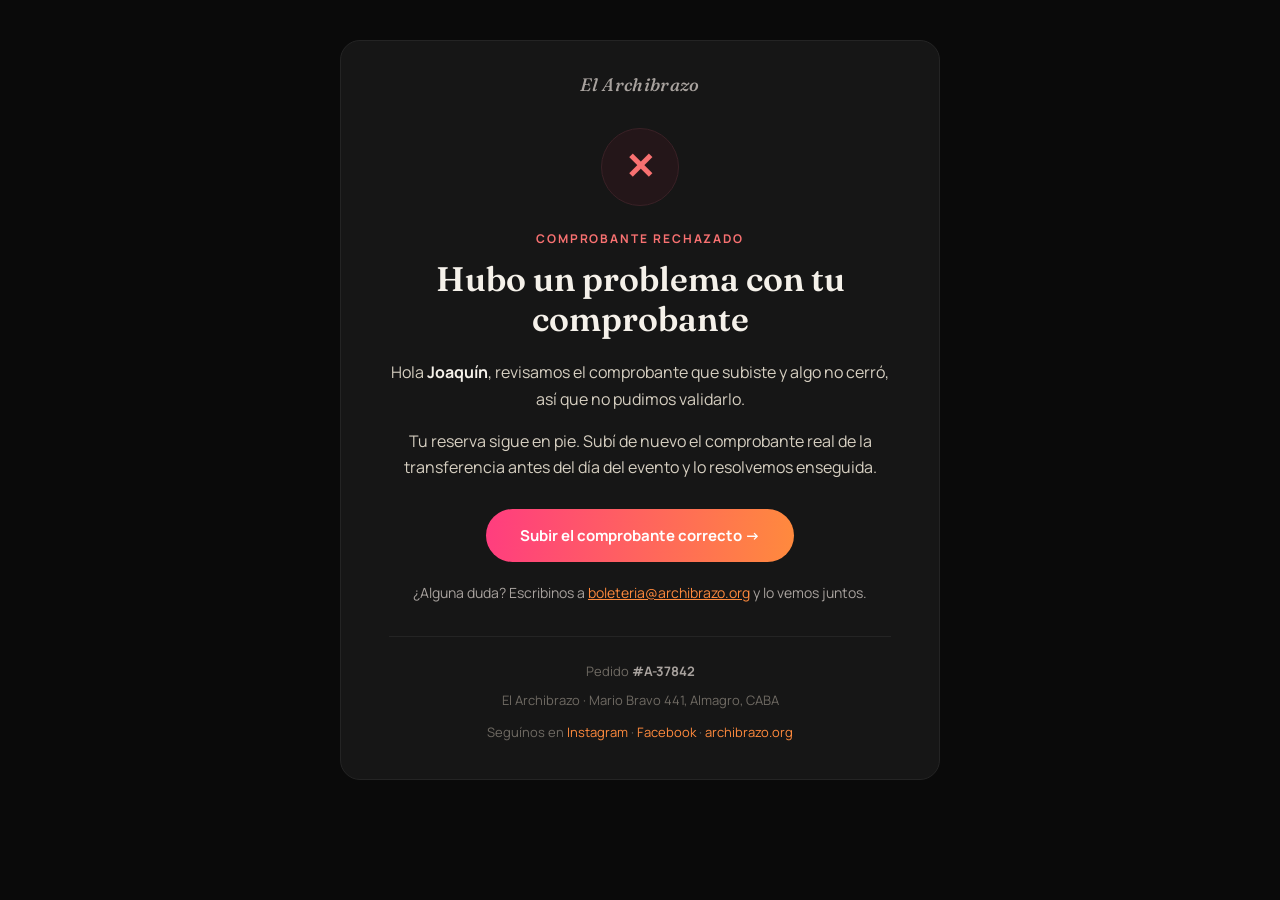
<file: emails/email-comprobante-rechazado.html>
<!DOCTYPE html>
<html lang="es" xmlns="http://www.w3.org/1999/xhtml">
<head>
<meta charset="utf-8">
<meta name="viewport" content="width=device-width, initial-scale=1">
<meta http-equiv="X-UA-Compatible" content="IE=edge">
<title>Comprobante rechazado - El Archibrazo</title>
<link rel="stylesheet" href="https://fonts.googleapis.com/css2?family=Fraunces:ital,opsz,wght@0,9..144,500;0,9..144,600;1,9..144,500&family=Manrope:wght@400;500;600;700&display=swap">
<style>
  body { margin:0; padding:0; background:#0a0a0a; -webkit-text-size-adjust:100%; }
  a { color:#ff8a3d; }
  @media (max-width:620px) {
    .card { width:100% !important; border-radius:0 !important; }
    .pad { padding-left:24px !important; padding-right:24px !important; }
    .h1 { font-size:30px !important; }
  }
</style>
</head>
<body style="margin:0; padding:0; background:#0a0a0a;">

<!-- preheader oculto -->
<div style="display:none; max-height:0; overflow:hidden; opacity:0; color:#0a0a0a;">Revisamos tu comprobante y no pudimos validarlo. Tu reserva sigue en pie.</div>

<table role="presentation" width="100%" cellpadding="0" cellspacing="0" border="0" bgcolor="#0a0a0a" style="background:#0a0a0a;">
<tr>
<td align="center" style="padding:40px 16px;">

  <table role="presentation" class="card" width="600" cellpadding="0" cellspacing="0" border="0" bgcolor="#161616" style="width:600px; max-width:600px; background:#161616; border:1px solid #242424; border-radius:20px; overflow:hidden;">

    <!-- wordmark -->
    <tr>
    <td class="pad" align="center" style="padding:32px 48px 0;">
      <div style="font-family:'Fraunces',Georgia,'Times New Roman',serif; font-style:italic; font-size:18px; font-weight:500; color:#a8a29e; letter-spacing:0.02em;">El Archibrazo</div>
    </td>
    </tr>

    <!-- icono -->
    <tr>
    <td class="pad" align="center" style="padding:32px 48px 0;">
      <table role="presentation" cellpadding="0" cellspacing="0" border="0">
      <tr>
      <td width="76" height="76" align="center" valign="middle" bgcolor="#241619" style="width:76px; height:76px; background:#241619; border:1px solid #3a2126; border-radius:999px; font-family:Arial,sans-serif; font-size:36px; line-height:36px; font-weight:700; color:#f87171;">&#10005;</td>
      </tr>
      </table>
    </td>
    </tr>

    <!-- eyebrow -->
    <tr>
    <td class="pad" align="center" style="padding:24px 48px 0;">
      <div style="font-family:'Manrope',Arial,sans-serif; font-size:12px; font-weight:700; letter-spacing:0.16em; text-transform:uppercase; color:#f87171;">Comprobante rechazado</div>
    </td>
    </tr>

    <!-- titulo -->
    <tr>
    <td class="pad" align="center" style="padding:12px 48px 0;">
      <h1 class="h1" style="margin:0; font-family:'Fraunces',Georgia,'Times New Roman',serif; font-size:34px; line-height:1.18; font-weight:600; color:#f5f1ea;">Hubo un problema con tu comprobante</h1>
    </td>
    </tr>

    <!-- cuerpo -->
    <tr>
    <td class="pad" align="center" style="padding:20px 48px 0;">
      <p style="margin:0; font-family:'Manrope',Arial,sans-serif; font-size:16px; line-height:1.65; color:#d6cfc1;">Hola <strong style="color:#f5f1ea;">Joaqu&iacute;n</strong>, revisamos el comprobante que subiste y algo no cerr&oacute;, as&iacute; que no pudimos validarlo.</p>
      <p style="margin:16px 0 0; font-family:'Manrope',Arial,sans-serif; font-size:16px; line-height:1.65; color:#d6cfc1;">Tu reserva sigue en pie. Sub&iacute; de nuevo el comprobante real de la transferencia antes del d&iacute;a del evento y lo resolvemos enseguida.</p>
    </td>
    </tr>

    <!-- CTA -->
    <tr>
    <td class="pad" align="center" style="padding:28px 48px 0;">
      <table role="presentation" cellpadding="0" cellspacing="0" border="0">
      <tr>
      <td align="center" bgcolor="#ff3d7f" style="border-radius:999px; background:#ff3d7f; background:linear-gradient(95deg,#ff3d7f,#ff8a3d);">
        <a href="#" style="display:inline-block; padding:16px 34px; font-family:'Manrope',Arial,sans-serif; font-size:15px; font-weight:700; color:#ffffff; text-decoration:none; border-radius:999px;">Subir el comprobante correcto &rarr;</a>
      </td>
      </tr>
      </table>
    </td>
    </tr>

    <!-- contacto -->
    <tr>
    <td class="pad" align="center" style="padding:20px 48px 0;">
      <p style="margin:0; font-family:'Manrope',Arial,sans-serif; font-size:14px; line-height:1.6; color:#a8a29e;">&iquest;Alguna duda? Escribinos a <a href="mailto:boleteria@archibrazo.org" style="color:#ff8a3d; text-decoration:underline;">boleteria@archibrazo.org</a> y lo vemos juntos.</p>
    </td>
    </tr>

    <!-- divider -->
    <tr>
    <td class="pad" style="padding:32px 48px 0;">
      <div style="height:1px; background:#242424; line-height:1px; font-size:0;">&nbsp;</div>
    </td>
    </tr>

    <!-- footer -->
    <tr>
    <td class="pad" align="center" style="padding:24px 48px 36px;">
      <p style="margin:0; font-family:'Manrope',Arial,sans-serif; font-size:13px; line-height:1.6; color:#6f6a63;">Pedido <strong style="color:#a8a29e;">#A-37842</strong></p>
      <p style="margin:8px 0 0; font-family:'Manrope',Arial,sans-serif; font-size:13px; line-height:1.6; color:#6f6a63;">El Archibrazo &middot; Mario Bravo 441, Almagro, CABA</p>
      <p style="margin:11px 0 0; font-family:'Manrope',Arial,sans-serif; font-size:13px; line-height:1.6; color:#6f6a63;">Segu&iacute;nos en <a href="https://instagram.com/archibrazo" style="color:#ff8a3d; text-decoration:none;">Instagram</a> &middot; <a href="https://facebook.com/archibrazo" style="color:#ff8a3d; text-decoration:none;">Facebook</a> &middot; <a href="https://www.archibrazo.org" style="color:#ff8a3d; text-decoration:none;">archibrazo.org</a></p>
    </td>
    </tr>

  </table>

</td>
</tr>
</table>

</body>
</html>
</file>
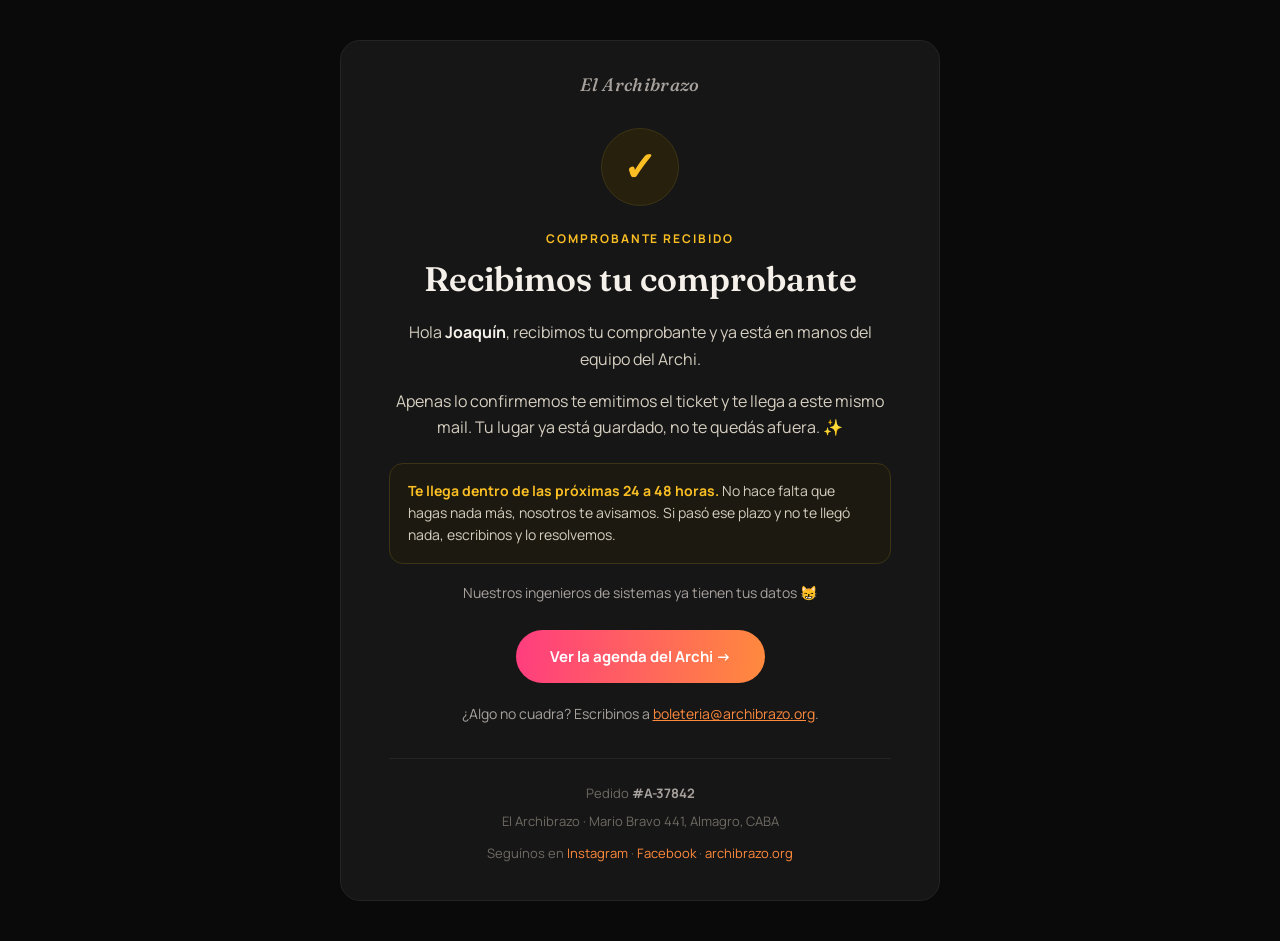
<file: emails/email-comprobante-recibido.html>
<!DOCTYPE html>
<html lang="es" xmlns="http://www.w3.org/1999/xhtml">
<head>
<meta charset="utf-8">
<meta name="viewport" content="width=device-width, initial-scale=1">
<meta http-equiv="X-UA-Compatible" content="IE=edge">
<title>Recibimos tu comprobante - El Archibrazo</title>
<link rel="stylesheet" href="https://fonts.googleapis.com/css2?family=Fraunces:ital,opsz,wght@0,9..144,500;0,9..144,600;1,9..144,500&family=Manrope:wght@400;500;600;700&display=swap">
<style>
  body { margin:0; padding:0; background:#0a0a0a; -webkit-text-size-adjust:100%; }
  a { color:#ff8a3d; }
  @media (max-width:620px) {
    .card { width:100% !important; border-radius:0 !important; }
    .pad { padding-left:24px !important; padding-right:24px !important; }
    .h1 { font-size:30px !important; }
  }
</style>
</head>
<body style="margin:0; padding:0; background:#0a0a0a;">

<div style="display:none; max-height:0; overflow:hidden; opacity:0; color:#0a0a0a;">Ya tenemos tu comprobante. Te mandamos el ticket dentro de las próximas 24 a 48 horas.</div>

<table role="presentation" width="100%" cellpadding="0" cellspacing="0" border="0" bgcolor="#0a0a0a" style="background:#0a0a0a;">
<tr>
<td align="center" style="padding:40px 16px;">

  <table role="presentation" class="card" width="600" cellpadding="0" cellspacing="0" border="0" bgcolor="#161616" style="width:600px; max-width:600px; background:#161616; border:1px solid #242424; border-radius:20px; overflow:hidden;">

    <tr>
    <td class="pad" align="center" style="padding:32px 48px 0;">
      <div style="font-family:'Fraunces',Georgia,'Times New Roman',serif; font-style:italic; font-size:18px; font-weight:500; color:#a8a29e; letter-spacing:0.02em;">El Archibrazo</div>
    </td>
    </tr>

    <tr>
    <td class="pad" align="center" style="padding:32px 48px 0;">
      <table role="presentation" cellpadding="0" cellspacing="0" border="0">
      <tr>
      <td width="76" height="76" align="center" valign="middle" bgcolor="#26200d" style="width:76px; height:76px; background:#26200d; border:1px solid #3d3415; border-radius:999px; font-family:Arial,sans-serif; font-size:40px; line-height:40px; font-weight:700; color:#fbbf24;">&#10003;</td>
      </tr>
      </table>
    </td>
    </tr>

    <tr>
    <td class="pad" align="center" style="padding:24px 48px 0;">
      <div style="font-family:'Manrope',Arial,sans-serif; font-size:12px; font-weight:700; letter-spacing:0.16em; text-transform:uppercase; color:#fbbf24;">Comprobante recibido</div>
    </td>
    </tr>

    <tr>
    <td class="pad" align="center" style="padding:12px 48px 0;">
      <h1 class="h1" style="margin:0; font-family:'Fraunces',Georgia,'Times New Roman',serif; font-size:34px; line-height:1.18; font-weight:600; color:#f5f1ea;">Recibimos tu comprobante</h1>
    </td>
    </tr>

    <tr>
    <td class="pad" align="center" style="padding:20px 48px 0;">
      <p style="margin:0; font-family:'Manrope',Arial,sans-serif; font-size:16px; line-height:1.65; color:#d6cfc1;">Hola <strong style="color:#f5f1ea;">Joaqu&iacute;n</strong>, recibimos tu comprobante y ya est&aacute; en manos del equipo del Archi.</p>
      <p style="margin:16px 0 0; font-family:'Manrope',Arial,sans-serif; font-size:16px; line-height:1.65; color:#d6cfc1;">Apenas lo confirmemos te emitimos el ticket y te llega a este mismo mail. Tu lugar ya est&aacute; guardado, no te qued&aacute;s afuera. &#10024;</p>
    </td>
    </tr>

    <tr>
    <td class="pad" style="padding:22px 48px 0;">
      <table role="presentation" width="100%" cellpadding="0" cellspacing="0" border="0" bgcolor="#1c1a10" style="background:#1c1a10; border:1px solid #3d3415; border-radius:14px;">
      <tr>
      <td style="padding:16px 18px; font-family:'Manrope',Arial,sans-serif; font-size:14px; line-height:1.6; color:#d6cfc1;">
        <strong style="color:#fbbf24;">Te llega dentro de las pr&oacute;ximas 24 a 48 horas.</strong> No hace falta que hagas nada m&aacute;s, nosotros te avisamos. Si pas&oacute; ese plazo y no te lleg&oacute; nada, escribinos y lo resolvemos.
      </td>
      </tr>
      </table>
    </td>
    </tr>

    <tr>
    <td class="pad" align="center" style="padding:18px 48px 0;">
      <p style="margin:0; font-family:'Manrope',Arial,sans-serif; font-size:14px; line-height:1.6; color:#a8a29e;">Nuestros ingenieros de sistemas ya tienen tus datos &#128568;</p>
    </td>
    </tr>

    <tr>
    <td class="pad" align="center" style="padding:26px 48px 0;">
      <table role="presentation" cellpadding="0" cellspacing="0" border="0">
      <tr>
      <td align="center" bgcolor="#ff3d7f" style="border-radius:999px; background:#ff3d7f; background:linear-gradient(95deg,#ff3d7f,#ff8a3d);">
        <a href="https://www.archibrazo.org/eventos/" style="display:inline-block; padding:16px 34px; font-family:'Manrope',Arial,sans-serif; font-size:15px; font-weight:700; color:#ffffff; text-decoration:none; border-radius:999px;">Ver la agenda del Archi &rarr;</a>
      </td>
      </tr>
      </table>
    </td>
    </tr>

    <tr>
    <td class="pad" align="center" style="padding:20px 48px 0;">
      <p style="margin:0; font-family:'Manrope',Arial,sans-serif; font-size:14px; line-height:1.6; color:#a8a29e;">&iquest;Algo no cuadra? Escribinos a <a href="mailto:boleteria@archibrazo.org" style="color:#ff8a3d; text-decoration:underline;">boleteria@archibrazo.org</a>.</p>
    </td>
    </tr>

    <tr>
    <td class="pad" style="padding:32px 48px 0;">
      <div style="height:1px; background:#242424; line-height:1px; font-size:0;">&nbsp;</div>
    </td>
    </tr>

    <tr>
    <td class="pad" align="center" style="padding:24px 48px 36px;">
      <p style="margin:0; font-family:'Manrope',Arial,sans-serif; font-size:13px; line-height:1.6; color:#6f6a63;">Pedido <strong style="color:#a8a29e;">#A-37842</strong></p>
      <p style="margin:8px 0 0; font-family:'Manrope',Arial,sans-serif; font-size:13px; line-height:1.6; color:#6f6a63;">El Archibrazo &middot; Mario Bravo 441, Almagro, CABA</p>
      <p style="margin:11px 0 0; font-family:'Manrope',Arial,sans-serif; font-size:13px; line-height:1.6; color:#6f6a63;">Segu&iacute;nos en <a href="https://instagram.com/archibrazo" style="color:#ff8a3d; text-decoration:none;">Instagram</a> &middot; <a href="https://facebook.com/archibrazo" style="color:#ff8a3d; text-decoration:none;">Facebook</a> &middot; <a href="https://www.archibrazo.org" style="color:#ff8a3d; text-decoration:none;">archibrazo.org</a></p>
    </td>
    </tr>

  </table>

</td>
</tr>
</table>

</body>
</html>
</file>
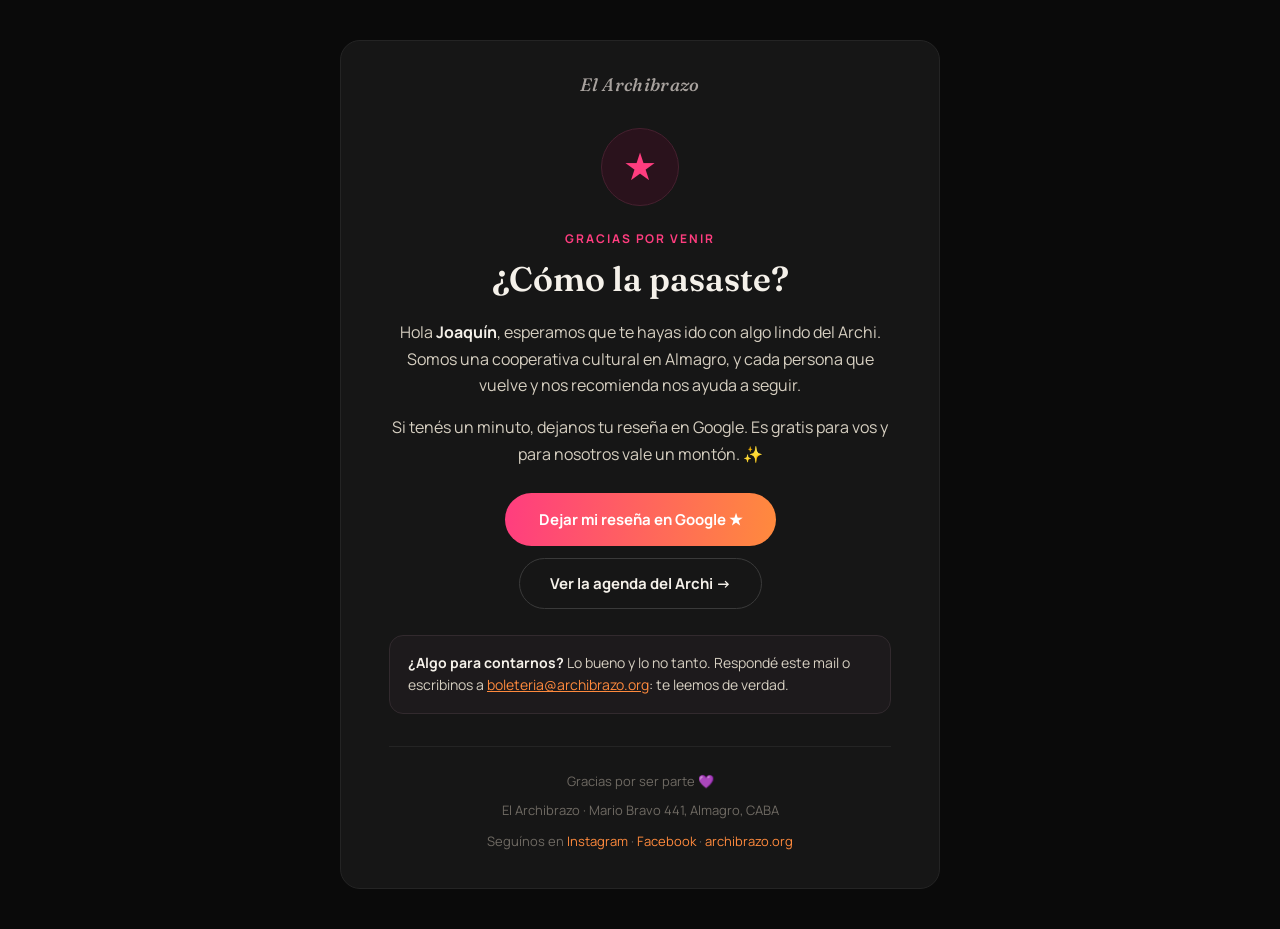
<file: emails/email-post-evento.html>
<!DOCTYPE html>
<html lang="es" xmlns="http://www.w3.org/1999/xhtml">
<head>
<meta charset="utf-8">
<meta name="viewport" content="width=device-width, initial-scale=1">
<meta http-equiv="X-UA-Compatible" content="IE=edge">
<title>¿Cómo la pasaste? - El Archibrazo</title>
<link rel="stylesheet" href="https://fonts.googleapis.com/css2?family=Fraunces:ital,opsz,wght@0,9..144,500;0,9..144,600;1,9..144,500&family=Manrope:wght@400;500;600;700&display=swap">
<style>
  body { margin:0; padding:0; background:#0a0a0a; -webkit-text-size-adjust:100%; }
  a { color:#ff8a3d; }
  @media (max-width:620px) {
    .card { width:100% !important; border-radius:0 !important; }
    .pad { padding-left:24px !important; padding-right:24px !important; }
    .h1 { font-size:30px !important; }
  }
</style>
</head>
<body style="margin:0; padding:0; background:#0a0a0a;">

<div style="display:none; max-height:0; overflow:hidden; opacity:0; color:#0a0a0a;">Gracias por venir al Archi. Si tenés un minuto, contanos cómo te fue.</div>

<table role="presentation" width="100%" cellpadding="0" cellspacing="0" border="0" bgcolor="#0a0a0a" style="background:#0a0a0a;">
<tr>
<td align="center" style="padding:40px 16px;">

  <table role="presentation" class="card" width="600" cellpadding="0" cellspacing="0" border="0" bgcolor="#161616" style="width:600px; max-width:600px; background:#161616; border:1px solid #242424; border-radius:20px; overflow:hidden;">

    <tr>
    <td class="pad" align="center" style="padding:32px 48px 0;">
      <div style="font-family:'Fraunces',Georgia,'Times New Roman',serif; font-style:italic; font-size:18px; font-weight:500; color:#a8a29e; letter-spacing:0.02em;">El Archibrazo</div>
    </td>
    </tr>

    <tr>
    <td class="pad" align="center" style="padding:32px 48px 0;">
      <table role="presentation" cellpadding="0" cellspacing="0" border="0">
      <tr>
      <td width="76" height="76" align="center" valign="middle" bgcolor="#2a121c" style="width:76px; height:76px; background:#2a121c; border:1px solid #46202f; border-radius:999px; font-family:Arial,sans-serif; font-size:38px; line-height:38px; color:#ff3d7f;">&#9733;</td>
      </tr>
      </table>
    </td>
    </tr>

    <tr>
    <td class="pad" align="center" style="padding:24px 48px 0;">
      <div style="font-family:'Manrope',Arial,sans-serif; font-size:12px; font-weight:700; letter-spacing:0.16em; text-transform:uppercase; color:#ff3d7f;">Gracias por venir</div>
    </td>
    </tr>

    <tr>
    <td class="pad" align="center" style="padding:12px 48px 0;">
      <h1 class="h1" style="margin:0; font-family:'Fraunces',Georgia,'Times New Roman',serif; font-size:34px; line-height:1.18; font-weight:600; color:#f5f1ea;">&iquest;C&oacute;mo la pasaste?</h1>
    </td>
    </tr>

    <tr>
    <td class="pad" align="center" style="padding:20px 48px 0;">
      <p style="margin:0; font-family:'Manrope',Arial,sans-serif; font-size:16px; line-height:1.65; color:#d6cfc1;">Hola <strong style="color:#f5f1ea;">Joaqu&iacute;n</strong>, esperamos que te hayas ido con algo lindo del Archi. Somos una cooperativa cultural en Almagro, y cada persona que vuelve y nos recomienda nos ayuda a seguir.</p>
      <p style="margin:16px 0 0; font-family:'Manrope',Arial,sans-serif; font-size:16px; line-height:1.65; color:#d6cfc1;">Si ten&eacute;s un minuto, dejanos tu rese&ntilde;a en Google. Es gratis para vos y para nosotros vale un mont&oacute;n. &#10024;</p>
    </td>
    </tr>

    <tr>
    <td class="pad" align="center" style="padding:26px 48px 0;">
      <table role="presentation" cellpadding="0" cellspacing="0" border="0">
      <tr>
      <td align="center" bgcolor="#ff3d7f" style="border-radius:999px; background:#ff3d7f; background:linear-gradient(95deg,#ff3d7f,#ff8a3d);">
        <a href="#" style="display:inline-block; padding:16px 34px; font-family:'Manrope',Arial,sans-serif; font-size:15px; font-weight:700; color:#ffffff; text-decoration:none; border-radius:999px;">Dejar mi rese&ntilde;a en Google &#9733;</a>
      </td>
      </tr>
      </table>
    </td>
    </tr>

    <tr>
    <td class="pad" align="center" style="padding:12px 48px 0;">
      <table role="presentation" cellpadding="0" cellspacing="0" border="0">
      <tr>
      <td align="center" style="border-radius:999px; border:1px solid #3a3a3a;">
        <a href="https://www.archibrazo.org/eventos/" style="display:inline-block; padding:14px 30px; font-family:'Manrope',Arial,sans-serif; font-size:15px; font-weight:700; color:#f5f1ea; text-decoration:none; border-radius:999px;">Ver la agenda del Archi &rarr;</a>
      </td>
      </tr>
      </table>
    </td>
    </tr>

    <tr>
    <td class="pad" style="padding:26px 48px 0;">
      <table role="presentation" width="100%" cellpadding="0" cellspacing="0" border="0" bgcolor="#1d1a1c" style="background:#1d1a1c; border:1px solid #322a2e; border-radius:14px;">
      <tr>
      <td style="padding:16px 18px; font-family:'Manrope',Arial,sans-serif; font-size:14px; line-height:1.6; color:#d6cfc1;">
        <strong style="color:#f5f1ea;">&iquest;Algo para contarnos?</strong> Lo bueno y lo no tanto. Respond&eacute; este mail o escribinos a <a href="mailto:boleteria@archibrazo.org" style="color:#ff8a3d; text-decoration:underline;">boleteria@archibrazo.org</a>: te leemos de verdad.
      </td>
      </tr>
      </table>
    </td>
    </tr>

    <tr>
    <td class="pad" style="padding:32px 48px 0;">
      <div style="height:1px; background:#242424; line-height:1px; font-size:0;">&nbsp;</div>
    </td>
    </tr>

    <tr>
    <td class="pad" align="center" style="padding:24px 48px 36px;">
      <p style="margin:0; font-family:'Manrope',Arial,sans-serif; font-size:13px; line-height:1.6; color:#6f6a63;">Gracias por ser parte &#128156;</p>
      <p style="margin:8px 0 0; font-family:'Manrope',Arial,sans-serif; font-size:13px; line-height:1.6; color:#6f6a63;">El Archibrazo &middot; Mario Bravo 441, Almagro, CABA</p>
      <p style="margin:11px 0 0; font-family:'Manrope',Arial,sans-serif; font-size:13px; line-height:1.6; color:#6f6a63;">Segu&iacute;nos en <a href="https://instagram.com/archibrazo" style="color:#ff8a3d; text-decoration:none;">Instagram</a> &middot; <a href="https://facebook.com/archibrazo" style="color:#ff8a3d; text-decoration:none;">Facebook</a> &middot; <a href="https://www.archibrazo.org" style="color:#ff8a3d; text-decoration:none;">archibrazo.org</a></p>
    </td>
    </tr>

  </table>

</td>
</tr>
</table>

</body>
</html>
</file>
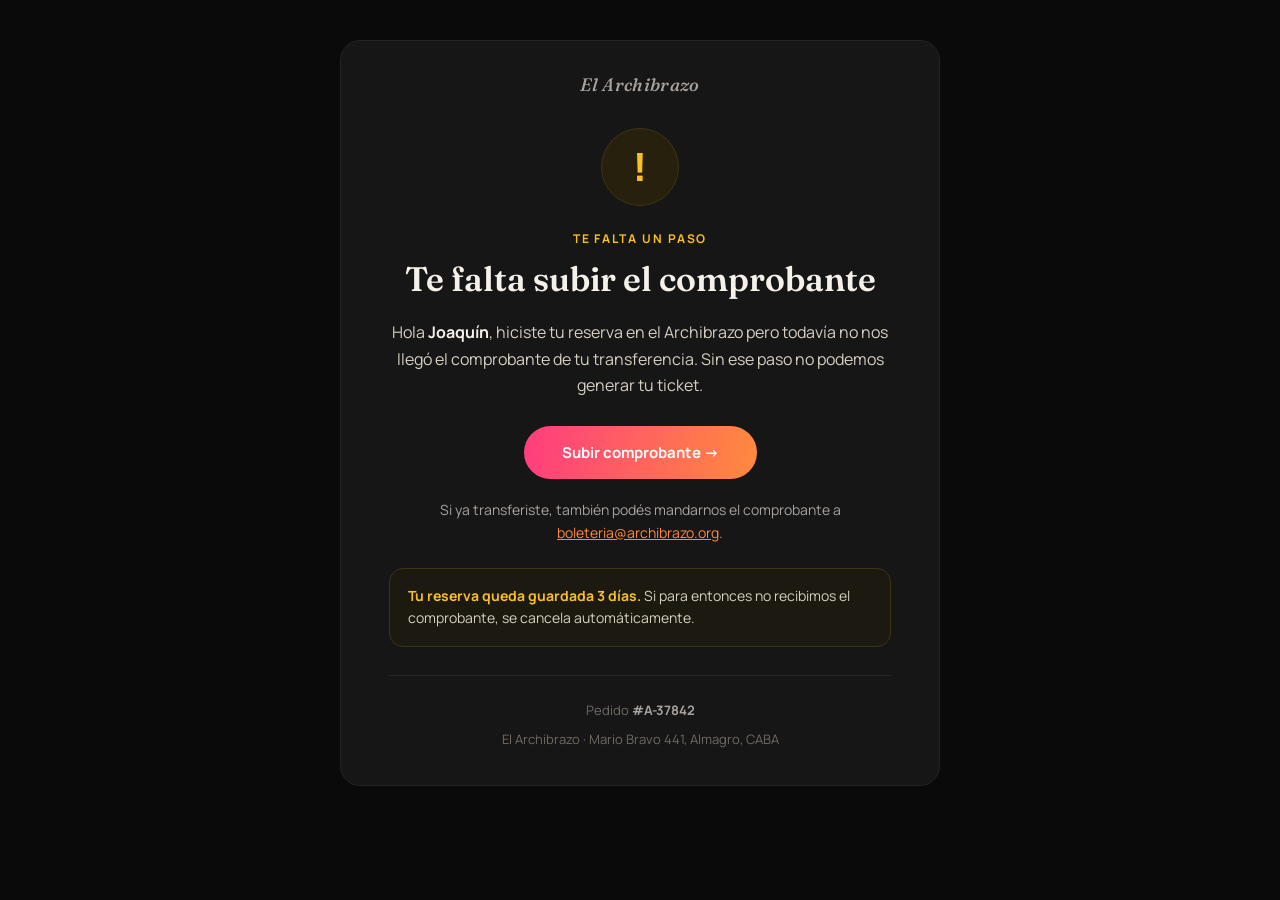
<file: emails/email-recordatorio-comprobante.html>
<!DOCTYPE html>
<html lang="es" xmlns="http://www.w3.org/1999/xhtml">
<head>
<meta charset="utf-8">
<meta name="viewport" content="width=device-width, initial-scale=1">
<meta http-equiv="X-UA-Compatible" content="IE=edge">
<title>Te falta subir el comprobante - El Archibrazo</title>
<link rel="stylesheet" href="https://fonts.googleapis.com/css2?family=Fraunces:ital,opsz,wght@0,9..144,500;0,9..144,600;1,9..144,500&family=Manrope:wght@400;500;600;700&display=swap">
<style>
  body { margin:0; padding:0; background:#0a0a0a; -webkit-text-size-adjust:100%; }
  a { color:#ff8a3d; }
  @media (max-width:620px) {
    .card { width:100% !important; border-radius:0 !important; }
    .pad { padding-left:24px !important; padding-right:24px !important; }
    .h1 { font-size:30px !important; }
  }
</style>
</head>
<body style="margin:0; padding:0; background:#0a0a0a;">

<!-- preheader oculto -->
<div style="display:none; max-height:0; overflow:hidden; opacity:0; color:#0a0a0a;">Tu reserva est&aacute; creada pero falta el comprobante de la transferencia.</div>

<table role="presentation" width="100%" cellpadding="0" cellspacing="0" border="0" bgcolor="#0a0a0a" style="background:#0a0a0a;">
<tr>
<td align="center" style="padding:40px 16px;">

  <table role="presentation" class="card" width="600" cellpadding="0" cellspacing="0" border="0" bgcolor="#161616" style="width:600px; max-width:600px; background:#161616; border:1px solid #242424; border-radius:20px; overflow:hidden;">

    <!-- wordmark -->
    <tr>
    <td class="pad" align="center" style="padding:32px 48px 0;">
      <div style="font-family:'Fraunces',Georgia,'Times New Roman',serif; font-style:italic; font-size:18px; font-weight:500; color:#a8a29e; letter-spacing:0.02em;">El Archibrazo</div>
    </td>
    </tr>

    <!-- icono -->
    <tr>
    <td class="pad" align="center" style="padding:32px 48px 0;">
      <table role="presentation" cellpadding="0" cellspacing="0" border="0">
      <tr>
      <td width="76" height="76" align="center" valign="middle" bgcolor="#26200d" style="width:76px; height:76px; background:#26200d; border:1px solid #3d3415; border-radius:999px; font-family:Arial,sans-serif; font-size:40px; line-height:40px; font-weight:700; color:#fbbf24;">&#33;</td>
      </tr>
      </table>
    </td>
    </tr>

    <!-- eyebrow -->
    <tr>
    <td class="pad" align="center" style="padding:24px 48px 0;">
      <div style="font-family:'Manrope',Arial,sans-serif; font-size:12px; font-weight:700; letter-spacing:0.16em; text-transform:uppercase; color:#fbbf24;">Te falta un paso</div>
    </td>
    </tr>

    <!-- titulo -->
    <tr>
    <td class="pad" align="center" style="padding:12px 48px 0;">
      <h1 class="h1" style="margin:0; font-family:'Fraunces',Georgia,'Times New Roman',serif; font-size:34px; line-height:1.18; font-weight:600; color:#f5f1ea;">Te falta subir el comprobante</h1>
    </td>
    </tr>

    <!-- cuerpo -->
    <tr>
    <td class="pad" align="center" style="padding:20px 48px 0;">
      <p style="margin:0; font-family:'Manrope',Arial,sans-serif; font-size:16px; line-height:1.65; color:#d6cfc1;">Hola <strong style="color:#f5f1ea;">Joaqu&iacute;n</strong>, hiciste tu reserva en el Archibrazo pero todav&iacute;a no nos lleg&oacute; el comprobante de tu transferencia. Sin ese paso no podemos generar tu ticket.</p>
    </td>
    </tr>

    <!-- CTA -->
    <tr>
    <td class="pad" align="center" style="padding:28px 48px 0;">
      <table role="presentation" cellpadding="0" cellspacing="0" border="0">
      <tr>
      <td align="center" bgcolor="#ff3d7f" style="border-radius:999px; background:#ff3d7f; background:linear-gradient(95deg,#ff3d7f,#ff8a3d);">
        <a href="#" style="display:inline-block; padding:16px 38px; font-family:'Manrope',Arial,sans-serif; font-size:15px; font-weight:700; color:#ffffff; text-decoration:none; border-radius:999px;">Subir comprobante &rarr;</a>
      </td>
      </tr>
      </table>
    </td>
    </tr>

    <!-- contacto -->
    <tr>
    <td class="pad" align="center" style="padding:20px 48px 0;">
      <p style="margin:0; font-family:'Manrope',Arial,sans-serif; font-size:14px; line-height:1.6; color:#a8a29e;">Si ya transferiste, tambi&eacute;n pod&eacute;s mandarnos el comprobante a <a href="mailto:boleteria@archibrazo.org" style="color:#ff8a3d; text-decoration:underline;">boleteria@archibrazo.org</a>.</p>
    </td>
    </tr>

    <!-- nota plazo -->
    <tr>
    <td class="pad" style="padding:24px 48px 0;">
      <table role="presentation" width="100%" cellpadding="0" cellspacing="0" border="0" bgcolor="#1c1a10" style="background:#1c1a10; border:1px solid #3d3415; border-radius:14px;">
      <tr>
      <td style="padding:16px 18px; font-family:'Manrope',Arial,sans-serif; font-size:14px; line-height:1.6; color:#d6cfc1;">
        <strong style="color:#fbbf24;">Tu reserva queda guardada 3 d&iacute;as.</strong> Si para entonces no recibimos el comprobante, se cancela autom&aacute;ticamente.
      </td>
      </tr>
      </table>
    </td>
    </tr>

    <!-- divider -->
    <tr>
    <td class="pad" style="padding:28px 48px 0;">
      <div style="height:1px; background:#242424; line-height:1px; font-size:0;">&nbsp;</div>
    </td>
    </tr>

    <!-- footer -->
    <tr>
    <td class="pad" align="center" style="padding:24px 48px 36px;">
      <p style="margin:0; font-family:'Manrope',Arial,sans-serif; font-size:13px; line-height:1.6; color:#6f6a63;">Pedido <strong style="color:#a8a29e;">#A-37842</strong></p>
      <p style="margin:8px 0 0; font-family:'Manrope',Arial,sans-serif; font-size:13px; line-height:1.6; color:#6f6a63;">El Archibrazo &middot; Mario Bravo 441, Almagro, CABA</p>
    </td>
    </tr>

  </table>

</td>
</tr>
</table>

</body>
</html>
</file>
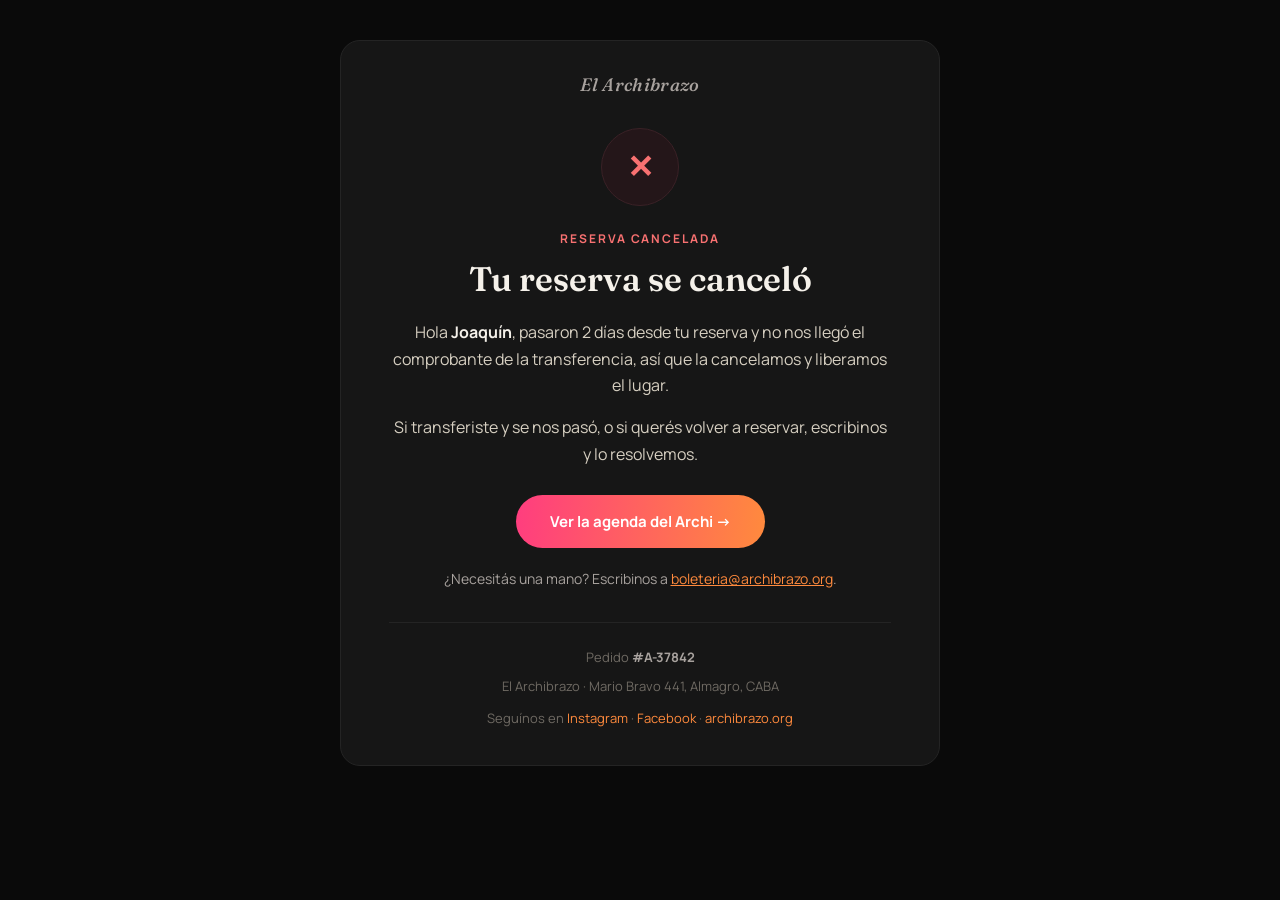
<file: emails/email-reserva-cancelada.html>
<!DOCTYPE html>
<html lang="es" xmlns="http://www.w3.org/1999/xhtml">
<head>
<meta charset="utf-8">
<meta name="viewport" content="width=device-width, initial-scale=1">
<meta http-equiv="X-UA-Compatible" content="IE=edge">
<title>Tu reserva se canceló - El Archibrazo</title>
<link rel="stylesheet" href="https://fonts.googleapis.com/css2?family=Fraunces:ital,opsz,wght@0,9..144,500;0,9..144,600;1,9..144,500&family=Manrope:wght@400;500;600;700&display=swap">
<style>
  body { margin:0; padding:0; background:#0a0a0a; -webkit-text-size-adjust:100%; }
  a { color:#ff8a3d; }
  @media (max-width:620px) {
    .card { width:100% !important; border-radius:0 !important; }
    .pad { padding-left:24px !important; padding-right:24px !important; }
    .h1 { font-size:30px !important; }
  }
</style>
</head>
<body style="margin:0; padding:0; background:#0a0a0a;">

<div style="display:none; max-height:0; overflow:hidden; opacity:0; color:#0a0a0a;">No recibimos el comprobante a tiempo, así que liberamos tu lugar. Podés volver a reservar.</div>

<table role="presentation" width="100%" cellpadding="0" cellspacing="0" border="0" bgcolor="#0a0a0a" style="background:#0a0a0a;">
<tr>
<td align="center" style="padding:40px 16px;">

  <table role="presentation" class="card" width="600" cellpadding="0" cellspacing="0" border="0" bgcolor="#161616" style="width:600px; max-width:600px; background:#161616; border:1px solid #242424; border-radius:20px; overflow:hidden;">

    <tr>
    <td class="pad" align="center" style="padding:32px 48px 0;">
      <div style="font-family:'Fraunces',Georgia,'Times New Roman',serif; font-style:italic; font-size:18px; font-weight:500; color:#a8a29e; letter-spacing:0.02em;">El Archibrazo</div>
    </td>
    </tr>

    <tr>
    <td class="pad" align="center" style="padding:32px 48px 0;">
      <table role="presentation" cellpadding="0" cellspacing="0" border="0">
      <tr>
      <td width="76" height="76" align="center" valign="middle" bgcolor="#241619" style="width:76px; height:76px; background:#241619; border:1px solid #3a2126; border-radius:999px; font-family:Arial,sans-serif; font-size:32px; line-height:32px; font-weight:700; color:#f87171;">&#10005;</td>
      </tr>
      </table>
    </td>
    </tr>

    <tr>
    <td class="pad" align="center" style="padding:24px 48px 0;">
      <div style="font-family:'Manrope',Arial,sans-serif; font-size:12px; font-weight:700; letter-spacing:0.16em; text-transform:uppercase; color:#f87171;">Reserva cancelada</div>
    </td>
    </tr>

    <tr>
    <td class="pad" align="center" style="padding:12px 48px 0;">
      <h1 class="h1" style="margin:0; font-family:'Fraunces',Georgia,'Times New Roman',serif; font-size:34px; line-height:1.18; font-weight:600; color:#f5f1ea;">Tu reserva se cancel&oacute;</h1>
    </td>
    </tr>

    <tr>
    <td class="pad" align="center" style="padding:20px 48px 0;">
      <p style="margin:0; font-family:'Manrope',Arial,sans-serif; font-size:16px; line-height:1.65; color:#d6cfc1;">Hola <strong style="color:#f5f1ea;">Joaqu&iacute;n</strong>, pasaron 2 d&iacute;as desde tu reserva y no nos lleg&oacute; el comprobante de la transferencia, as&iacute; que la cancelamos y liberamos el lugar.</p>
      <p style="margin:16px 0 0; font-family:'Manrope',Arial,sans-serif; font-size:16px; line-height:1.65; color:#d6cfc1;">Si transferiste y se nos pas&oacute;, o si quer&eacute;s volver a reservar, escribinos y lo resolvemos.</p>
    </td>
    </tr>

    <tr>
    <td class="pad" align="center" style="padding:28px 48px 0;">
      <table role="presentation" cellpadding="0" cellspacing="0" border="0">
      <tr>
      <td align="center" bgcolor="#ff3d7f" style="border-radius:999px; background:#ff3d7f; background:linear-gradient(95deg,#ff3d7f,#ff8a3d);">
        <a href="https://www.archibrazo.org/eventos/" style="display:inline-block; padding:16px 34px; font-family:'Manrope',Arial,sans-serif; font-size:15px; font-weight:700; color:#ffffff; text-decoration:none; border-radius:999px;">Ver la agenda del Archi &rarr;</a>
      </td>
      </tr>
      </table>
    </td>
    </tr>

    <tr>
    <td class="pad" align="center" style="padding:20px 48px 0;">
      <p style="margin:0; font-family:'Manrope',Arial,sans-serif; font-size:14px; line-height:1.6; color:#a8a29e;">&iquest;Necesit&aacute;s una mano? Escribinos a <a href="mailto:boleteria@archibrazo.org" style="color:#ff8a3d; text-decoration:underline;">boleteria@archibrazo.org</a>.</p>
    </td>
    </tr>

    <tr>
    <td class="pad" style="padding:32px 48px 0;">
      <div style="height:1px; background:#242424; line-height:1px; font-size:0;">&nbsp;</div>
    </td>
    </tr>

    <tr>
    <td class="pad" align="center" style="padding:24px 48px 36px;">
      <p style="margin:0; font-family:'Manrope',Arial,sans-serif; font-size:13px; line-height:1.6; color:#6f6a63;">Pedido <strong style="color:#a8a29e;">#A-37842</strong></p>
      <p style="margin:8px 0 0; font-family:'Manrope',Arial,sans-serif; font-size:13px; line-height:1.6; color:#6f6a63;">El Archibrazo &middot; Mario Bravo 441, Almagro, CABA</p>
      <p style="margin:11px 0 0; font-family:'Manrope',Arial,sans-serif; font-size:13px; line-height:1.6; color:#6f6a63;">Segu&iacute;nos en <a href="https://instagram.com/archibrazo" style="color:#ff8a3d; text-decoration:none;">Instagram</a> &middot; <a href="https://facebook.com/archibrazo" style="color:#ff8a3d; text-decoration:none;">Facebook</a> &middot; <a href="https://www.archibrazo.org" style="color:#ff8a3d; text-decoration:none;">archibrazo.org</a></p>
    </td>
    </tr>

  </table>

</td>
</tr>
</table>

</body>
</html>
</file>
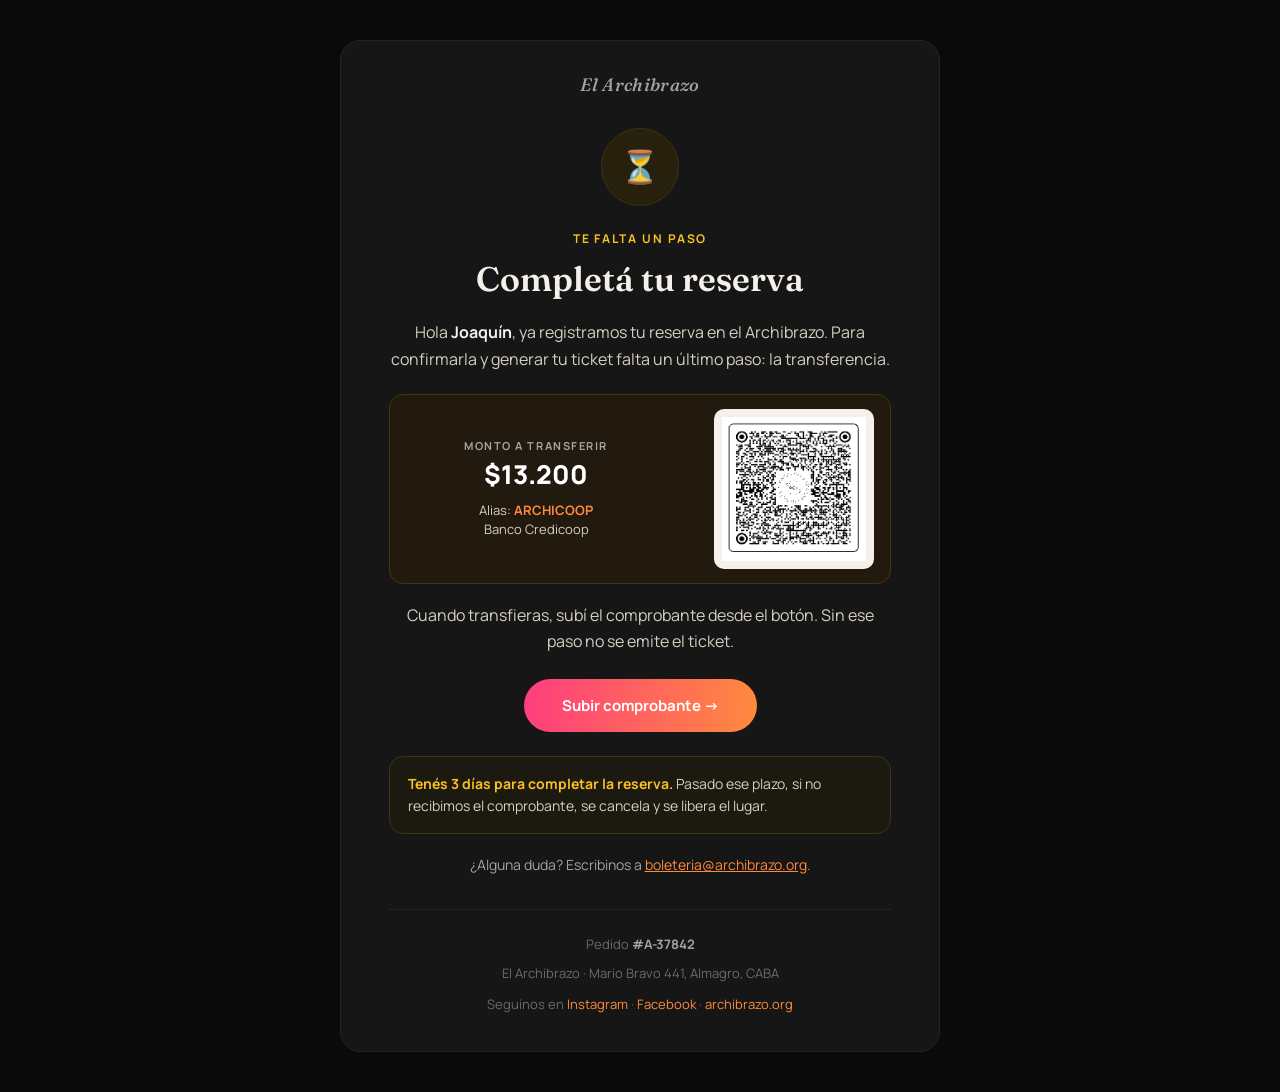
<file: emails/email-reserva-creada.html>
<!DOCTYPE html>
<html lang="es" xmlns="http://www.w3.org/1999/xhtml">
<head>
<meta charset="utf-8">
<meta name="viewport" content="width=device-width, initial-scale=1">
<meta http-equiv="X-UA-Compatible" content="IE=edge">
<title>Recibimos tu reserva - El Archibrazo</title>
<link rel="stylesheet" href="https://fonts.googleapis.com/css2?family=Fraunces:ital,opsz,wght@0,9..144,500;0,9..144,600;1,9..144,500&family=Manrope:wght@400;500;600;700&display=swap">
<style>
  body { margin:0; padding:0; background:#0a0a0a; -webkit-text-size-adjust:100%; }
  a { color:#ff8a3d; }
  @media (max-width:620px) {
    .card { width:100% !important; border-radius:0 !important; }
    .pad { padding-left:24px !important; padding-right:24px !important; }
    .h1 { font-size:30px !important; }
  }
</style>
</head>
<body style="margin:0; padding:0; background:#0a0a0a;">

<div style="display:none; max-height:0; overflow:hidden; opacity:0; color:#0a0a0a;">Registramos tu reserva. Falta un último paso: la transferencia y el comprobante.</div>

<table role="presentation" width="100%" cellpadding="0" cellspacing="0" border="0" bgcolor="#0a0a0a" style="background:#0a0a0a;">
<tr>
<td align="center" style="padding:40px 16px;">

  <table role="presentation" class="card" width="600" cellpadding="0" cellspacing="0" border="0" bgcolor="#161616" style="width:600px; max-width:600px; background:#161616; border:1px solid #242424; border-radius:20px; overflow:hidden;">

    <tr>
    <td class="pad" align="center" style="padding:32px 48px 0;">
      <div style="font-family:'Fraunces',Georgia,'Times New Roman',serif; font-style:italic; font-size:18px; font-weight:500; color:#a8a29e; letter-spacing:0.02em;">El Archibrazo</div>
    </td>
    </tr>

    <tr>
    <td class="pad" align="center" style="padding:32px 48px 0;">
      <table role="presentation" cellpadding="0" cellspacing="0" border="0">
      <tr>
      <td width="76" height="76" align="center" valign="middle" bgcolor="#26200d" style="width:76px; height:76px; background:#26200d; border:1px solid #3d3415; border-radius:999px; font-family:Arial,sans-serif; font-size:32px; line-height:32px;">&#9203;</td>
      </tr>
      </table>
    </td>
    </tr>

    <tr>
    <td class="pad" align="center" style="padding:24px 48px 0;">
      <div style="font-family:'Manrope',Arial,sans-serif; font-size:12px; font-weight:700; letter-spacing:0.16em; text-transform:uppercase; color:#fbbf24;">Te falta un paso</div>
    </td>
    </tr>

    <tr>
    <td class="pad" align="center" style="padding:12px 48px 0;">
      <h1 class="h1" style="margin:0; font-family:'Fraunces',Georgia,'Times New Roman',serif; font-size:34px; line-height:1.18; font-weight:600; color:#f5f1ea;">Complet&aacute; tu reserva</h1>
    </td>
    </tr>

    <tr>
    <td class="pad" align="center" style="padding:20px 48px 0;">
      <p style="margin:0; font-family:'Manrope',Arial,sans-serif; font-size:16px; line-height:1.65; color:#d6cfc1;">Hola <strong style="color:#f5f1ea;">Joaqu&iacute;n</strong>, ya registramos tu reserva en el Archibrazo. Para confirmarla y generar tu ticket falta un &uacute;ltimo paso: la transferencia.</p>
    </td>
    </tr>

    <tr>
    <td class="pad" style="padding:22px 48px 0;">
      <table role="presentation" width="100%" cellpadding="0" cellspacing="0" border="0" bgcolor="#221a0f" style="background:#221a0f; border:1px solid #46341a; border-radius:14px;">
      <tr>
      <td valign="middle" align="center" style="padding:16px 14px; text-align:center;">
        <div style="font-family:'Manrope',Arial,sans-serif; font-size:11px; font-weight:700; letter-spacing:0.14em; text-transform:uppercase; color:#a8a29e;">Monto a transferir</div>
        <div style="font-family:'Manrope',Arial,sans-serif; font-size:26px; font-weight:800; color:#ffffff; padding-top:3px;">$13.200</div>
        <div style="font-family:'Manrope',Arial,sans-serif; font-size:13px; line-height:1.5; color:#d6cfc1; padding-top:9px;">Alias: <strong style="color:#ff8a3d;">ARCHICOOP</strong><br>Banco Credicoop</div>
      </td>
      <td valign="middle" align="right" width="184" style="padding:14px 16px 14px 8px;">
        <table role="presentation" cellpadding="0" cellspacing="0" border="0" bgcolor="#f5f1ea" style="background:#f5f1ea; border-radius:10px;">
        <tr>
        <td align="center" style="padding:8px; line-height:0;">
          <img src="[data-uri]" width="144" height="144" alt="Codigo QR para transferir" style="display:block; width:144px; height:144px;">
        </td>
        </tr>
        </table>
      </td>
      </tr>
      </table>
    </td>
    </tr>

    <tr>
    <td class="pad" align="center" style="padding:18px 48px 0;">
      <p style="margin:0; font-family:'Manrope',Arial,sans-serif; font-size:16px; line-height:1.65; color:#d6cfc1;">Cuando transfieras, sub&iacute; el comprobante desde el bot&oacute;n. Sin ese paso no se emite el ticket.</p>
    </td>
    </tr>

    <tr>
    <td class="pad" align="center" style="padding:24px 48px 0;">
      <table role="presentation" cellpadding="0" cellspacing="0" border="0">
      <tr>
      <td align="center" bgcolor="#ff3d7f" style="border-radius:999px; background:#ff3d7f; background:linear-gradient(95deg,#ff3d7f,#ff8a3d);">
        <a href="#" style="display:inline-block; padding:16px 38px; font-family:'Manrope',Arial,sans-serif; font-size:15px; font-weight:700; color:#ffffff; text-decoration:none; border-radius:999px;">Subir comprobante &rarr;</a>
      </td>
      </tr>
      </table>
    </td>
    </tr>

    <tr>
    <td class="pad" style="padding:24px 48px 0;">
      <table role="presentation" width="100%" cellpadding="0" cellspacing="0" border="0" bgcolor="#1c1a10" style="background:#1c1a10; border:1px solid #3d3415; border-radius:14px;">
      <tr>
      <td style="padding:16px 18px; font-family:'Manrope',Arial,sans-serif; font-size:14px; line-height:1.6; color:#d6cfc1;">
        <strong style="color:#fbbf24;">Ten&eacute;s 3 d&iacute;as para completar la reserva.</strong> Pasado ese plazo, si no recibimos el comprobante, se cancela y se libera el lugar.
      </td>
      </tr>
      </table>
    </td>
    </tr>

    <tr>
    <td class="pad" align="center" style="padding:20px 48px 0;">
      <p style="margin:0; font-family:'Manrope',Arial,sans-serif; font-size:14px; line-height:1.6; color:#a8a29e;">&iquest;Alguna duda? Escribinos a <a href="mailto:boleteria@archibrazo.org" style="color:#ff8a3d; text-decoration:underline;">boleteria@archibrazo.org</a>.</p>
    </td>
    </tr>

    <tr>
    <td class="pad" style="padding:32px 48px 0;">
      <div style="height:1px; background:#242424; line-height:1px; font-size:0;">&nbsp;</div>
    </td>
    </tr>

    <tr>
    <td class="pad" align="center" style="padding:24px 48px 36px;">
      <p style="margin:0; font-family:'Manrope',Arial,sans-serif; font-size:13px; line-height:1.6; color:#6f6a63;">Pedido <strong style="color:#a8a29e;">#A-37842</strong></p>
      <p style="margin:8px 0 0; font-family:'Manrope',Arial,sans-serif; font-size:13px; line-height:1.6; color:#6f6a63;">El Archibrazo &middot; Mario Bravo 441, Almagro, CABA</p>
      <p style="margin:11px 0 0; font-family:'Manrope',Arial,sans-serif; font-size:13px; line-height:1.6; color:#6f6a63;">Segu&iacute;nos en <a href="https://instagram.com/archibrazo" style="color:#ff8a3d; text-decoration:none;">Instagram</a> &middot; <a href="https://facebook.com/archibrazo" style="color:#ff8a3d; text-decoration:none;">Facebook</a> &middot; <a href="https://www.archibrazo.org" style="color:#ff8a3d; text-decoration:none;">archibrazo.org</a></p>
    </td>
    </tr>

  </table>

</td>
</tr>
</table>

</body>
</html>
</file>
